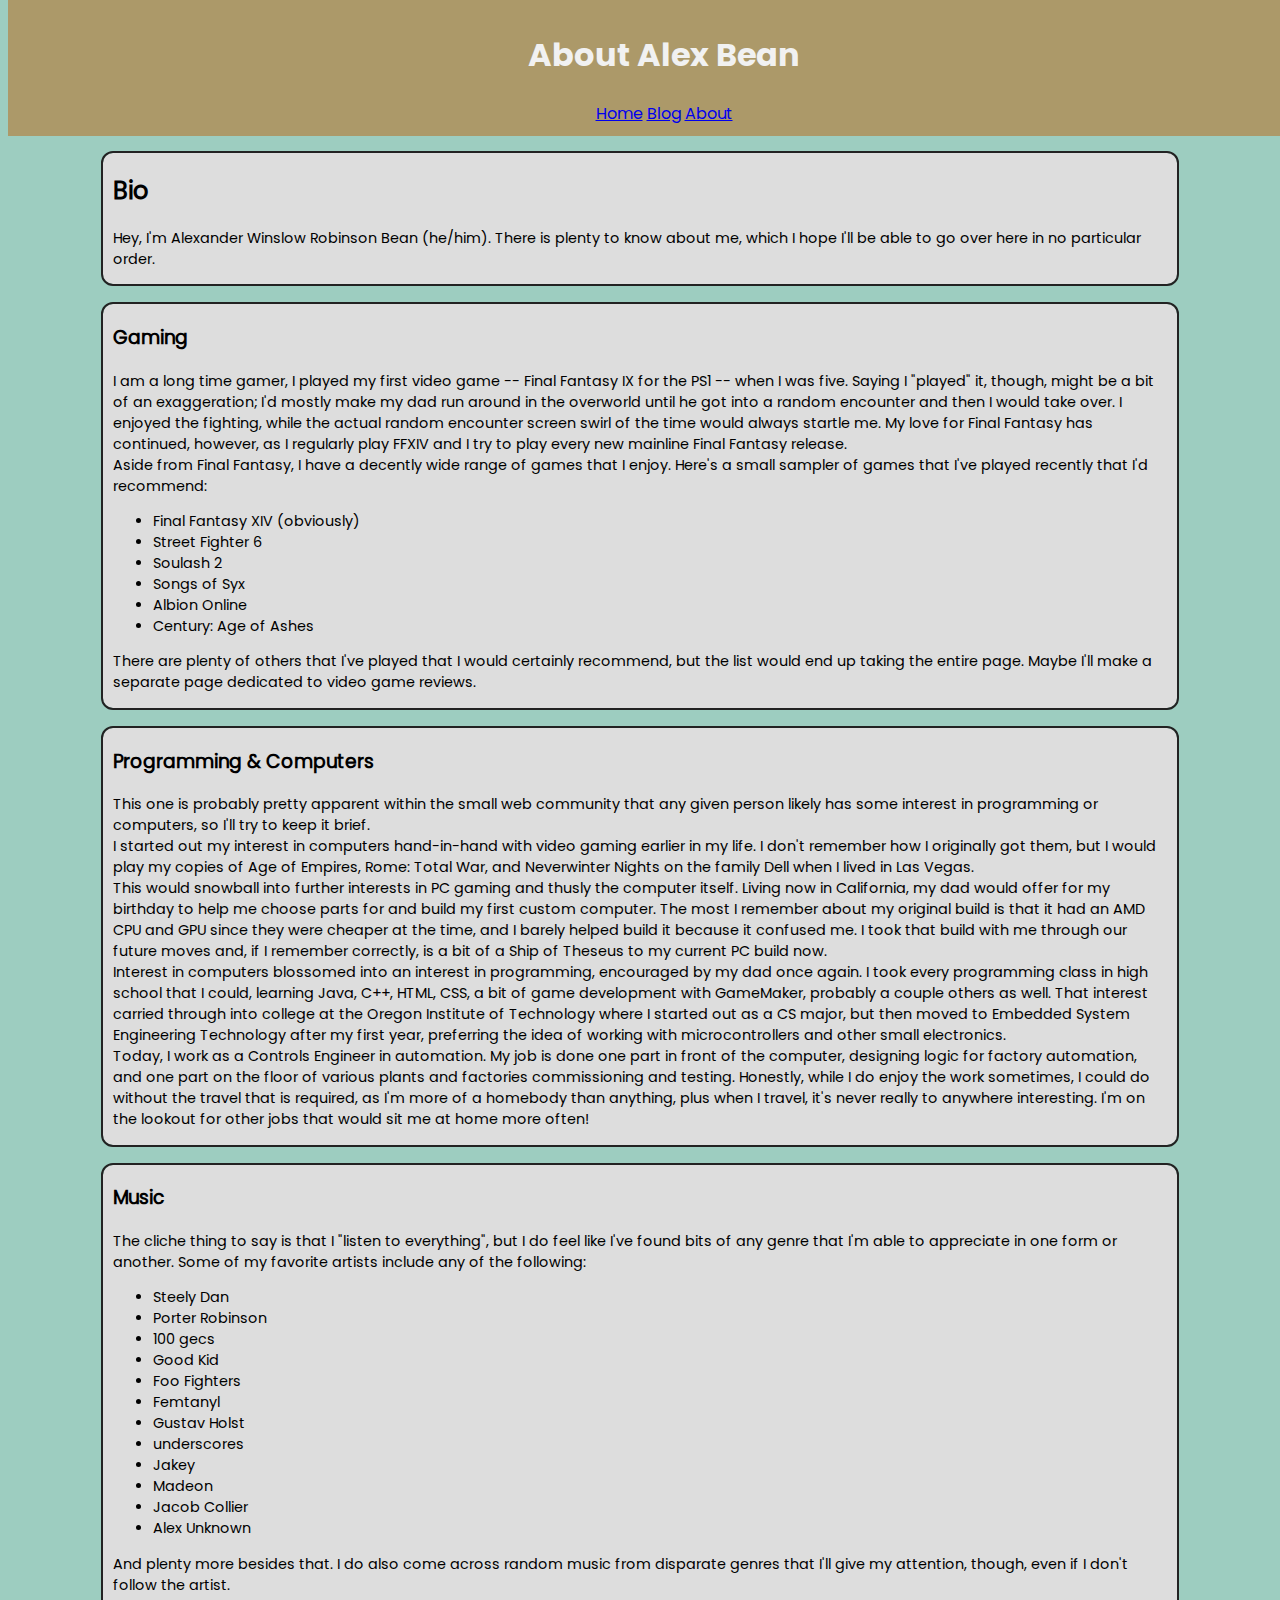
<file: public/pages/about.html>
<!DOCTYPE html>
<html class="color-5">
	<head>
		<title>Alex Bean :: About</title>
		<link href="../css/about_style.css" rel="stylesheet" />
	</head>
	<body>
		<header>
			<div class="header sticky color-4">
				<h1>About Alex Bean</h1>
				<nav>
					<a href="home.html">Home</a>
					<a href="blog.html">Blog</a>
					<a href="about.html">About</a>
				</nav>
			</div>
		</header>
		<div class="header-spacer"></div>
		<div class="bio">
			<div class="content-card">
				<h2>Bio</h2>
				<p>
					Hey, I'm Alexander Winslow Robinson Bean (he/him). There is plenty to know
					about me, which I hope I'll be able to go over here in no particular order.
				</p>
			</div>
			<div class="content-card">
				<h3>Gaming</h3>
				<p>
					I am a long time gamer, I played my first video game -- Final Fantasy IX
					for the PS1 -- when I was five. Saying I "played" it, though, might be a
					bit of an exaggeration; I'd mostly make my dad run around in the overworld
					until he got into a random encounter and then I would take over. I enjoyed
					the fighting, while the actual random encounter screen swirl of the time
					would always startle me. My love for Final Fantasy has continued, however,
					as I regularly play FFXIV and I try to play every new mainline Final
					Fantasy release.<br />
					Aside from Final Fantasy, I have a decently wide range of games that I
					enjoy. Here's a small sampler of games that I've played recently that I'd
					recommend:
				</p>
				<ul>
					<li>Final Fantasy XIV (obviously)</li>
					<li>Street Fighter 6</li>
					<li>Soulash 2</li>
					<li>Songs of Syx</li>
					<li>Albion Online</li>
					<li>Century: Age of Ashes</li>
				</ul>
				<p>
					There are plenty of others that I've played that I would certainly
					recommend, but the list would end up taking the entire page. Maybe I'll
					make a separate page dedicated to video game reviews.
				</p>
			</div>

			<div class="content-card">
				<h3>Programming & Computers</h3>
				<p>
					This one is probably pretty apparent within the small web community that
					any given person likely has some interest in programming or computers, so
					I'll try to keep it brief.<br />
					I started out my interest in computers hand-in-hand with video gaming
					earlier in my life. I don't remember how I originally got them, but I would
					play my copies of Age of Empires, Rome: Total War, and Neverwinter Nights
					on the family Dell when I lived in Las Vegas.<br />
					This would snowball into further interests in PC gaming and thusly the
					computer itself. Living now in California, my dad would offer for my
					birthday to help me choose parts for and build my first custom computer.
					The most I remember about my original build is that it had an AMD CPU and
					GPU since they were cheaper at the time, and I barely helped build it
					because it confused me. I took that build with me through our future moves
					and, if I remember correctly, is a bit of a Ship of Theseus to my current
					PC build now.<br />
					Interest in computers blossomed into an interest in programming, encouraged
					by my dad once again. I took every programming class in high school that I
					could, learning Java, C++, HTML, CSS, a bit of game development with
					GameMaker, probably a couple others as well. That interest carried through
					into college at the Oregon Institute of Technology where I started out as a
					CS major, but then moved to Embedded System Engineering Technology after my
					first year, preferring the idea of working with microcontrollers and other
					small electronics.<br />
					Today, I work as a Controls Engineer in automation. My job is done one part
					in front of the computer, designing logic for factory automation, and one
					part on the floor of various plants and factories commissioning and
					testing. Honestly, while I do enjoy the work sometimes, I could do without
					the travel that is required, as I'm more of a homebody than anything, plus
					when I travel, it's never really to anywhere interesting. I'm on the
					lookout for other jobs that would sit me at home more often!
				</p>
			</div>
			<div class="content-card">
				<h3>Music</h3>
				<p>
					The cliche thing to say is that I "listen to everything", but I do feel
					like I've found bits of any genre that I'm able to appreciate in one form
					or another. Some of my favorite artists include any of the following:
				</p>
				<ul>
					<li>Steely Dan</li>
					<li>Porter Robinson</li>
					<li>100 gecs</li>
					<li>Good Kid</li>
					<li>Foo Fighters</li>
					<li>Femtanyl</li>
					<li>Gustav Holst</li>
					<li>underscores</li>
					<li>Jakey</li>
					<li>Madeon</li>
					<li>Jacob Collier</li>
					<li>Alex Unknown</li>
				</ul>
				<p>
					And plenty more besides that. I do also come across random music from
					disparate genres that I'll give my attention, though, even if I don't
					follow the artist.
				</p>
			</div>
		</div>
	</body>
</html>
</file>
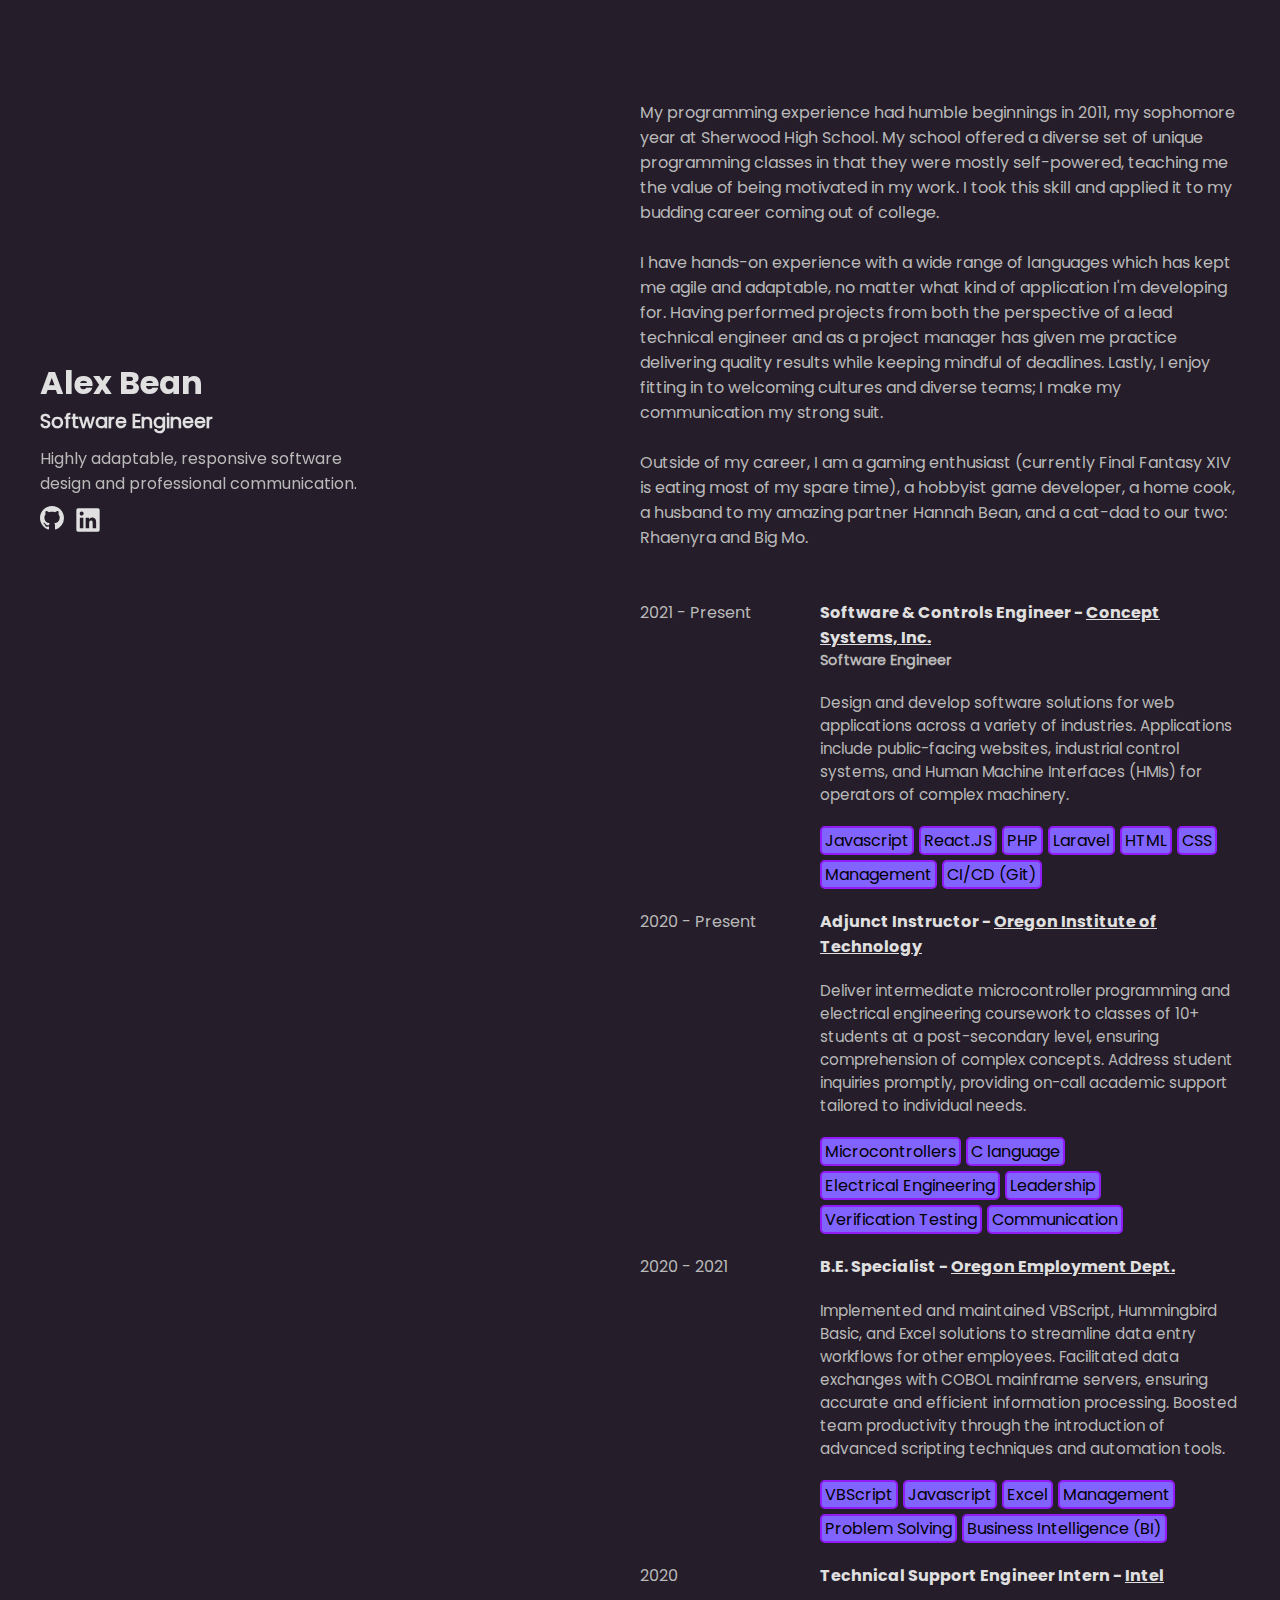
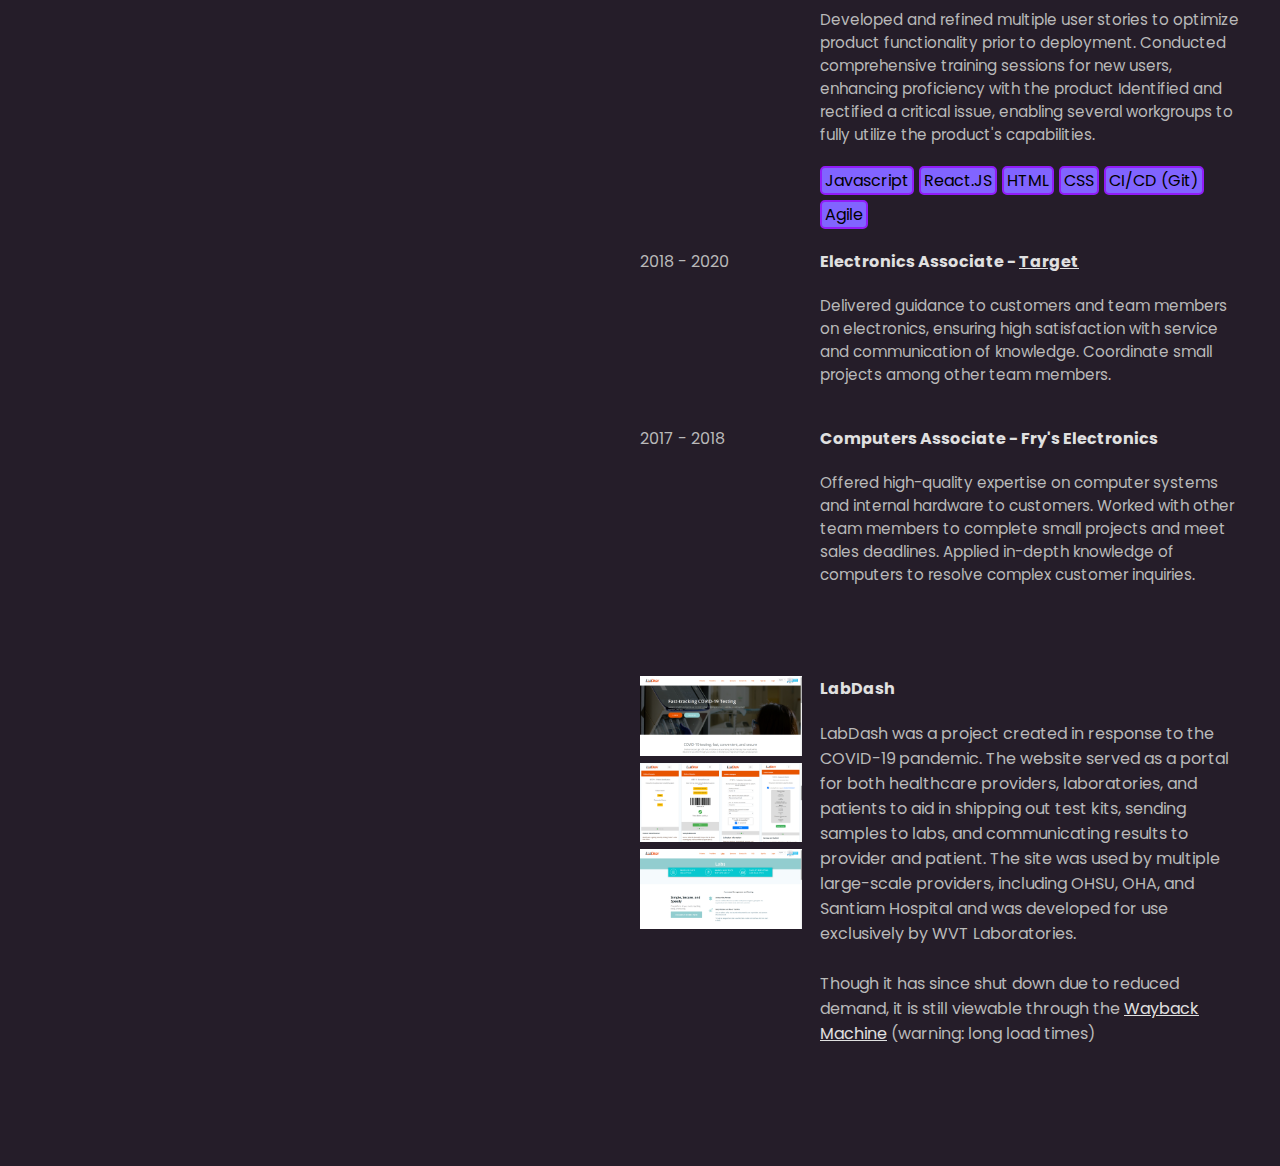
<file: public/pages/resume.html>
<!DOCTYPE html>
<html>
	<head>
		<meta charset="UTF-8" />
		<meta name="viewport" content="width=device-width, initial-scale=1.0" />
		<title>Alex Bean | Resumè</title>
		<link rel="stylesheet" href="../css/resume_style.css" />
	</head>
	<body>
		<div id="base-container">
			<div id="sticky-container">
				<header id="navbar">
					<div id="navbar-header">
						<h1 class="text-emphasis">Alex Bean</h1>
						<h2 class="text-emphasis">Software Engineer</h2>
						<p id="self-description" class="text-body">
							Highly adaptable, responsive software design and professional
							communication.
						</p>
					</div>
					<div id="scrolling-nav">
						<!-- TODO: Put some clickable navigation headers here -->
					</div>
					<ul id="links">
						<li>
							<a href="https://github.com/alex-rob"
								><svg
									class="link-icon"
									width="24"
									height="24"
									xmlns="http://www.w3.org/2000/svg"
									viewbox="0 0 16 16"
									fill="#e0e0e0ff"
								>
									<path
										d="M8 0C3.58 0 0 3.58 0 8c0 3.54 2.29 6.53 5.47 7.59.4.07.55-.17.55-.38 0-.19-.01-.82-.01-1.49-2.01.37-2.53-.49-2.69-.94-.09-.23-.48-.94-.82-1.13-.28-.15-.68-.52-.01-.53.63-.01 1.08.58 1.23.82.72 1.21 1.87.87 2.33.66.07-.52.28-.87.51-1.07-1.78-.2-3.64-.89-3.64-3.95 0-.87.31-1.59.82-2.15-.08-.2-.36-1.02.08-2.12 0 0 .67-.21 2.2.82.64-.18 1.32-.27 2-.27.68 0 1.36.09 2 .27 1.53-1.04 2.2-.82 2.2-.82.44 1.1.16 1.92.08 2.12.51.56.82 1.27.82 2.15 0 3.07-1.87 3.75-3.65 3.95.29.25.54.73.54 1.48 0 1.07-.01 1.93-.01 2.2 0 .21.15.46.55.38A8.013 8.013 0 0016 8c0-4.42-3.58-8-8-8z"
									></path>
								</svg>
							</a>
						</li>
						<li>
							<a href="https://www.linkedin.com/in/alexanderwr15/">
								<svg
									class="link-icon"
									width="28"
									height="28"
									xmlns="http://www.w3.org/2000/svg"
									viewBox="0 0 24 24"
									fill="#e0e0e0ff"
								>
									<path
										d="M20.5 2h-17A1.5 1.5 0 002 3.5v17A1.5 1.5 0 003.5 22h17a1.5 1.5 0 001.5-1.5v-17A1.5 1.5 0 0020.5 2zM8 19H5v-9h3zM6.5 8.25A1.75 1.75 0 118.3 6.5a1.78 1.78 0 01-1.8 1.75zM19 19h-3v-4.74c0-1.42-.6-1.93-1.38-1.93A1.74 1.74 0 0013 14.19a.66.66 0 000 .14V19h-3v-9h2.9v1.3a3.11 3.11 0 012.7-1.4c1.55 0 3.36.86 3.36 3.66z"
									></path>
								</svg>
							</a>
						</li>
					</ul>
				</header>
				<div id="content">
					<section id="about" class="content-section">
						<p class="text-body">
							My programming experience had humble beginnings in 2011, my sophomore
							year at Sherwood High School. My school offered a diverse set of unique
							programming classes in that they were mostly self-powered, teaching me
							the value of being motivated in my work. I took this skill and applied it
							to my budding career coming out of college.
						</p>
						<br />
						<p class="text-body">
							I have hands-on experience with a wide range of languages which has kept
							me agile and adaptable, no matter what kind of application I'm developing
							for. Having performed projects from both the perspective of a lead
							technical engineer and as a project manager has given me practice
							delivering quality results while keeping mindful of deadlines. Lastly, I
							enjoy fitting in to welcoming cultures and diverse teams; I make my
							communication my strong suit.
						</p>
						<br />
						<p class="text-body">
							Outside of my career, I am a gaming enthusiast (currently Final Fantasy
							XIV is eating most of my spare time), a hobbyist game developer, a home
							cook, a husband to my amazing partner Hannah Bean, and a cat-dad to our
							two: Rhaenyra and Big Mo.
						</p>
					</section>
					<section id="experience" class="content-section">
						<div id="experience-list">
							<!-- TODO: Add hoverover style changes to each card and make it actually link to sites -->
							<div class="link-card experience-card">
								<div class="experience-dates">
									<p class="text-body">2021 - Present</p>
								</div>
								<div class="experience-content">
									<h1 class="text-emphasis">
										Software & Controls Engineer -
										<a class="employer-link" href="https://conceptsystemsinc.com/"
											>Concept Systems, Inc.</a
										>
									</h1>
									<h2 class="text-body">Software Engineer</h2>
									<p class="text-body">
										Design and develop software solutions for web applications across a
										variety of industries. Applications include public-facing websites,
										industrial control systems, and Human Machine Interfaces (HMIs) for
										operators of complex machinery.
									</p>
									<ul class="experience-skills">
										<li>Javascript</li>
										<li>React.JS</li>
										<li>PHP</li>
										<li>Laravel</li>
										<li>HTML</li>
										<li>CSS</li>
										<li>Management</li>
										<li>CI/CD (Git)</li>
									</ul>
								</div>
							</div>
							<div class="link-card experience-card">
								<div class="experience-dates">
									<p class="text-body">2020 - Present</p>
								</div>
								<div class="experience-content">
									<h1 class="text-emphasis">
										Adjunct Instructor -
										<a class="employer-link" href="https://www.oit.edu/"
											>Oregon Institute of Technology</a
										>
									</h1>
									<p class="text-body">
										Deliver intermediate microcontroller programming and electrical
										engineering coursework to classes of 10+ students at a post-secondary
										level, ensuring comprehension of complex concepts. Address student
										inquiries promptly, providing on-call academic support tailored to
										individual needs.
									</p>
									<ul class="experience-skills">
										<li>Microcontrollers</li>
										<li>C language</li>
										<li>Electrical Engineering</li>
										<li>Leadership</li>
										<li>Verification Testing</li>
										<li>Communication</li>
									</ul>
								</div>
							</div>
							<div class="link-card experience-card">
								<div class="experience-dates">
									<p class="text-body">2020 - 2021</p>
								</div>
								<div class="experience-content">
									<h1 class="text-emphasis">
										B.E. Specialist -
										<a
											class="employer-link"
											href="https://www.oregon.gov/employ/pages/default.aspx"
											>Oregon Employment Dept.</a
										>
									</h1>
									<p class="text-body">
										Implemented and maintained VBScript, Hummingbird Basic, and Excel
										solutions to streamline data entry workflows for other employees.
										Facilitated data exchanges with COBOL mainframe servers, ensuring
										accurate and efficient information processing. Boosted team
										productivity through the introduction of advanced scripting techniques
										and automation tools.
									</p>
									<ul class="experience-skills">
										<li>VBScript</li>
										<li>Javascript</li>
										<li>Excel</li>
										<li>Management</li>
										<li>Problem Solving</li>
										<li>Business Intelligence (BI)</li>
									</ul>
								</div>
							</div>
							<div class="link-card experience-card">
								<div class="experience-dates">
									<p class="text-body">2020</p>
								</div>
								<div class="experience-content">
									<h1 class="text-emphasis">
										Technical Support Engineer Intern -
										<a
											class="employer-link"
											href="https://www.intel.com/content/www/us/en/homepage.html"
											>Intel</a
										>
									</h1>
									<p class="text-body">
										Developed and refined multiple user stories to optimize product
										functionality prior to deployment. Conducted comprehensive training
										sessions for new users, enhancing proficiency with the product
										Identified and rectified a critical issue, enabling several workgroups
										to fully utilize the product's capabilities.
									</p>
									<ul class="experience-skills">
										<li>Javascript</li>
										<li>React.JS</li>
										<li>HTML</li>
										<li>CSS</li>
										<li>CI/CD (Git)</li>
										<li>Agile</li>
									</ul>
								</div>
							</div>
							<div class="link-card experience-card">
								<div class="experience-dates">
									<p class="text-body">2018 - 2020</p>
								</div>
								<div class="experience-content">
									<h1 class="text-emphasis">
										Electronics Associate -
										<a class="employer-link" href="https://www.target.com/">Target</a>
									</h1>
									<p class="text-body">
										Delivered guidance to customers and team members on electronics,
										ensuring high satisfaction with service and communication of
										knowledge. Coordinate small projects among other team members.
									</p>
								</div>
							</div>
							<div class="link-card experience-card">
								<div class="experience-dates">
									<p class="text-body">2017 - 2018</p>
								</div>
								<div class="experience-content">
									<h1 class="text-emphasis">Computers Associate - Fry's Electronics</h1>
									<p class="text-body">
										Offered high-quality expertise on computer systems and internal
										hardware to customers. Worked with other team members to complete
										small projects and meet sales deadlines. Applied in-depth knowledge of
										computers to resolve complex customer inquiries.
									</p>
								</div>
							</div>
						</div>
					</section>
					<section id="projects" class="content-section">
						<div class="link-card project-card">
							<div class="project-pic">
								<img
									width="90%"
									src="../images/labdash.png"
									alt="LabDash home screen"
								/>
								<img
									width="90%"
									src="../images/labdash2.png"
									alt="LabDash mobile instructions"
								/>
								<img
									width="90%"
									src="../images/labdash3.png"
									alt="LabDash mobile instructions"
								/>
							</div>
							<div class="project-content">
								<h1 class="text-emphasis">LabDash</h1>
								<p class="text-body">
									LabDash was a project created in response to the COVID-19 pandemic. The
									website served as a portal for both healthcare providers, laboratories,
									and patients to aid in shipping out test kits, sending samples to labs,
									and communicating results to provider and patient. The site was used by
									multiple large-scale providers, including OHSU, OHA, and Santiam
									Hospital and was developed for use exclusively by WVT Laboratories.
									<br />
									<br />
									Though it has since shut down due to reduced demand, it is still
									viewable through the
									<a
										href="https://web.archive.org/web/20230205210300/https://labdash.net/"
										>Wayback Machine</a
									>
									(warning: long load times)
								</p>
							</div>
						</div>
					</section>
					<section id="education" class="content-section"></section>
				</div>
			</div>
		</div>
	</body>
</html>
</file>
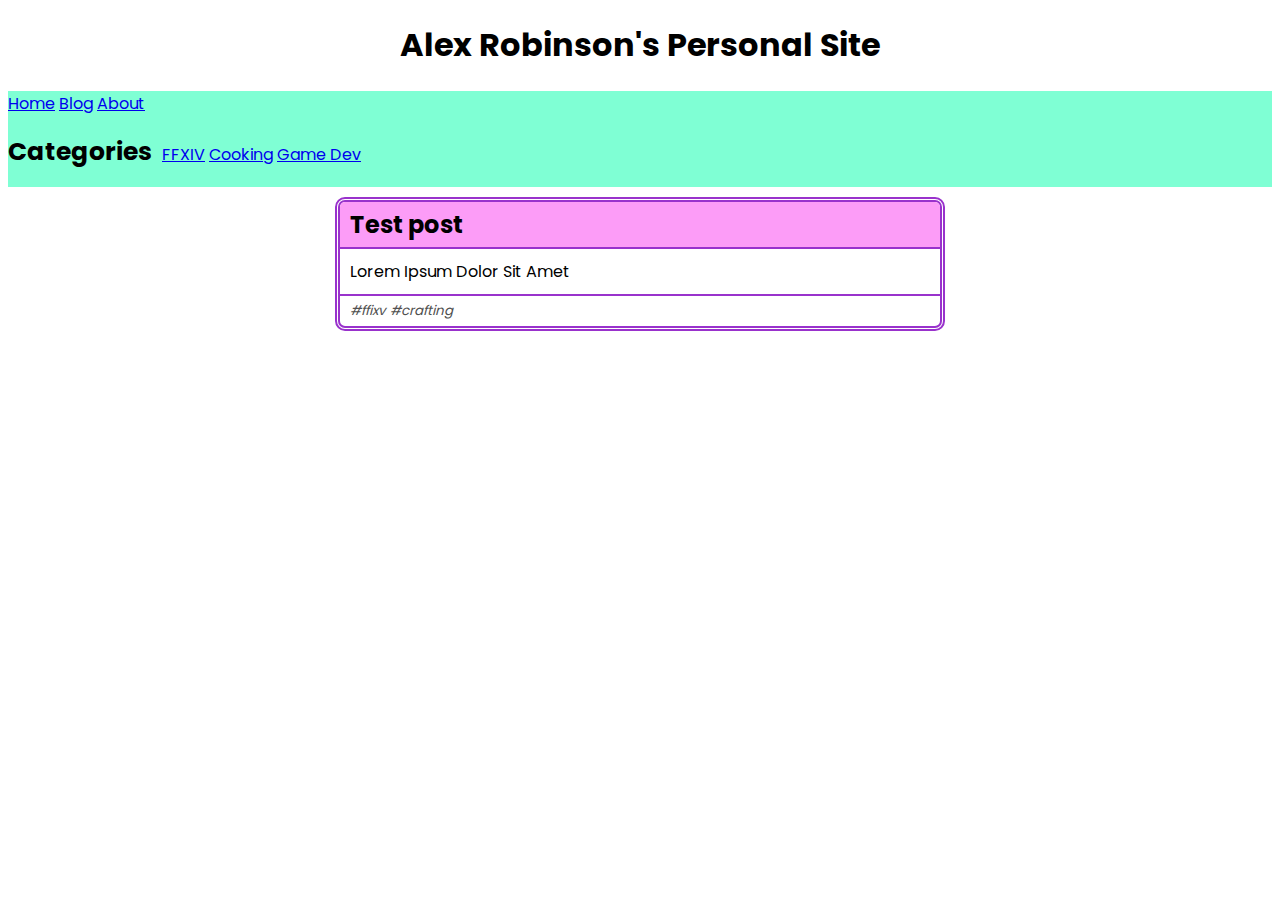
<file: public/pages/blogs/ffxiv.html>
<!DOCTYPE html>
<html>
    <head>
        <title>Alex Robinson</title>
        <link rel="stylesheet" href="../../css/blog_style.css">
    </head>
    <body>
        <header>
            <h1 class="site-title">Alex Robinson's Personal Site</h1>
            <div class="nav-bar">
                <nav>
                    <a href="home.html">Home</a>
                    <a href="blog.html">Blog</a>
                    <a href="about.html">About</a>
                </nav>
            </div>
        </header>
        <body>
            <div class="nav-bar">
                <h1>Categories</h1>
                <nav>
                    <a href="blogs/ffxiv.html">FFXIV</a>
                    <a href="blogs/cooking.html">Cooking</a>
                    <a href="blogs/gamedev.html">Game Dev</a>
                </nav>
            </div>
            <div class="feed">
                <div class="post">
                    <div class="post-header">
                        <h1>Test post</h1>
                    </div>
                    <div class="post-content">
                        <p>Lorem Ipsum Dolor Sit Amet</p>
                    </div>
                    <div class="post-footer">
                        <p>#ffixv</p>
                        <p>#crafting</p>
                    </div>
                </div>
            </div>
        </body>
    </body>
</html>
</file>
<file: public/css/about_style.css>
@import url("../css/style.css");

html {
    font-family: "Poppins";
    font-size: 16px;
}

p {
    font-size: 0.9rem;
}

ul {
    font-size: 0.9rem;
}

.bio {
    display: flex;
    flex-flow: column wrap;
    padding-right: 7.5%;
    padding-left: 7.5%;
}
</file>
<file: public/css/resume_style.css>
@import "fonts.css";

:root {
	--color-background: #251d29ff;
	--color-primary: rgb(145, 28, 247);
	--color-secondary: rgb(129, 100, 255);
	--color-font: rgb(185, 185, 185);
	--color-font-emphasis: #e0e0e0ff;
}

html,
body {
	height: 100%;
	margin: 0;
}

body {
	background-color: var(--color-background);
}

html {
	font-family: "Poppins";
}

h1 {
	font-family: "PoppinsBold";
	margin: 0;
}

h2 {
	margin: 0;
	font-size: 1.2rem;
}

p {
	margin: 0;
}

a:link,
a:visited {
	text-decoration: underline;
	color: var(--color-font-emphasis);
}

a:active,
a:visited:active {
	color: var(--color-font-emphasis);
}

#base-container {
	height: 100%;
	max-width: 1280px;
	padding-inline: 40px;
	margin-inline: auto;
}

#sticky-container {
	display: flex;
	flex-direction: row;
	gap: 0;
}

#navbar {
	position: sticky;
	top: 0;
	height: 100%;
	padding: 0;
	margin: 0;
	width: 50%;
	display: flex;
	flex-direction: column;
	justify-content: center;
	height: 100vh;
	padding-block: auto;
}

#navbar-placeholder {
	height: 100%;
	padding: 0;
	margin: 0;
	width: 50%;
}

#content {
	width: 50%;
	display: flex;
	flex-direction: column;
	margin-top: 100px;
}

#self-description {
	max-width: 350px;
	margin-block: 10px;
}

#links {
	display: flex;
	flex-direction: row;
	gap: 10px;
	list-style: none;
	padding: 0;
	margin: 0;
	width: 100%;
}

#experience-list {
	padding: 0;
	margin: 0;
	display: flex;
	flex-direction: column;
}

.text-emphasis {
	color: var(--color-font-emphasis);
}

.text-body {
	color: var(--color-font);
}

.experience-card {
	display: flex;
	flex-direction: row;
	flex-wrap: wrap;
	margin: 0;
	margin-bottom: 20px;
	padding: 0;
	text-decoration: none;
}

.experience-card .experience-dates {
	width: 30%;
	margin: 0;
	padding: 0;
}

.experience-card .experience-content {
	width: 70%;
	margin: 0;
	padding: 0;
}

.experience-card h1 {
	font-size: 1rem;
}

.experience-card h2 {
	font-size: 0.9rem;
}

.content-section {
	margin-bottom: 50px;
}

.experience-content p {
	font-size: 0.95rem;
	margin-block: 20px;
}

.experience-skills {
	list-style: none;
	margin: 0;
	padding: 0;
	display: flex;
	flex-direction: row;
	flex-wrap: wrap;
	gap: 5px;
}

.experience-skills li {
	border-color: var(--color-primary);
	border-style: solid;
	border-width: 2px;
	border-radius: 5px;
	background-color: var(--color-secondary);
	padding-inline: 3px;
	margin: 0;
}

.project-card {
	display: flex;
	flex-direction: row;
	flex-wrap: wrap;
	margin: 0;
	margin-bottom: 20px;
	padding: 0;
	text-decoration: none;
}

.project-card .project-pic {
	width: 30%;
	margin: 0;
	padding: 0;
}

.project-card .project-content {
	width: 70%;
	margin: 0;
	padding: 0;
}

.project-card h1 {
	font-size: 1rem;
	margin-bottom: 20px;
}
</file>
<file: public/css/blog_style.css>
@import url("./style.css");

html {
    font-family: "Poppins";
}

.feed {
    display: flex;
    flex-flow: column nowrap;
    align-items: center;
}

.post {
    min-width: 600px;
    margin-block: 10px;
    border-style: double;
    border-radius: 10px;
    border-color: darkorchid;
    border-width: 5px;
}

.post-header {
    background-color: rgb(252, 156, 247);
    border-top-left-radius: 5px;
    border-top-right-radius: 5px;
    border-bottom-style: solid;
    border-bottom-width: 2px;
    border-bottom-color: darkorchid;
    padding-inline: 10px;
    padding-block: 5px;
}

.post-header h1 {
    margin: 0px;
    font-family: "PoppinsBold";
    font-size: 18pt;
}

.post-content {
    padding-inline: 10px;
    padding-block: 10px;
}

.post-content p {
    margin: 0px;
}

.post-footer {
    padding-inline: 10px;
    padding-block: 5px;
    display: flex;
    flex-flow: row wrap;
    gap: 5px;
    border-top-style: solid;
    border-top-color: darkorchid;
    border-top-width: 2px;
}

.post-footer p {
    margin: 0px;
    font-style: italic;
    font-size: 10pt;
    color: rgb(80, 80, 80);
}
</file>
